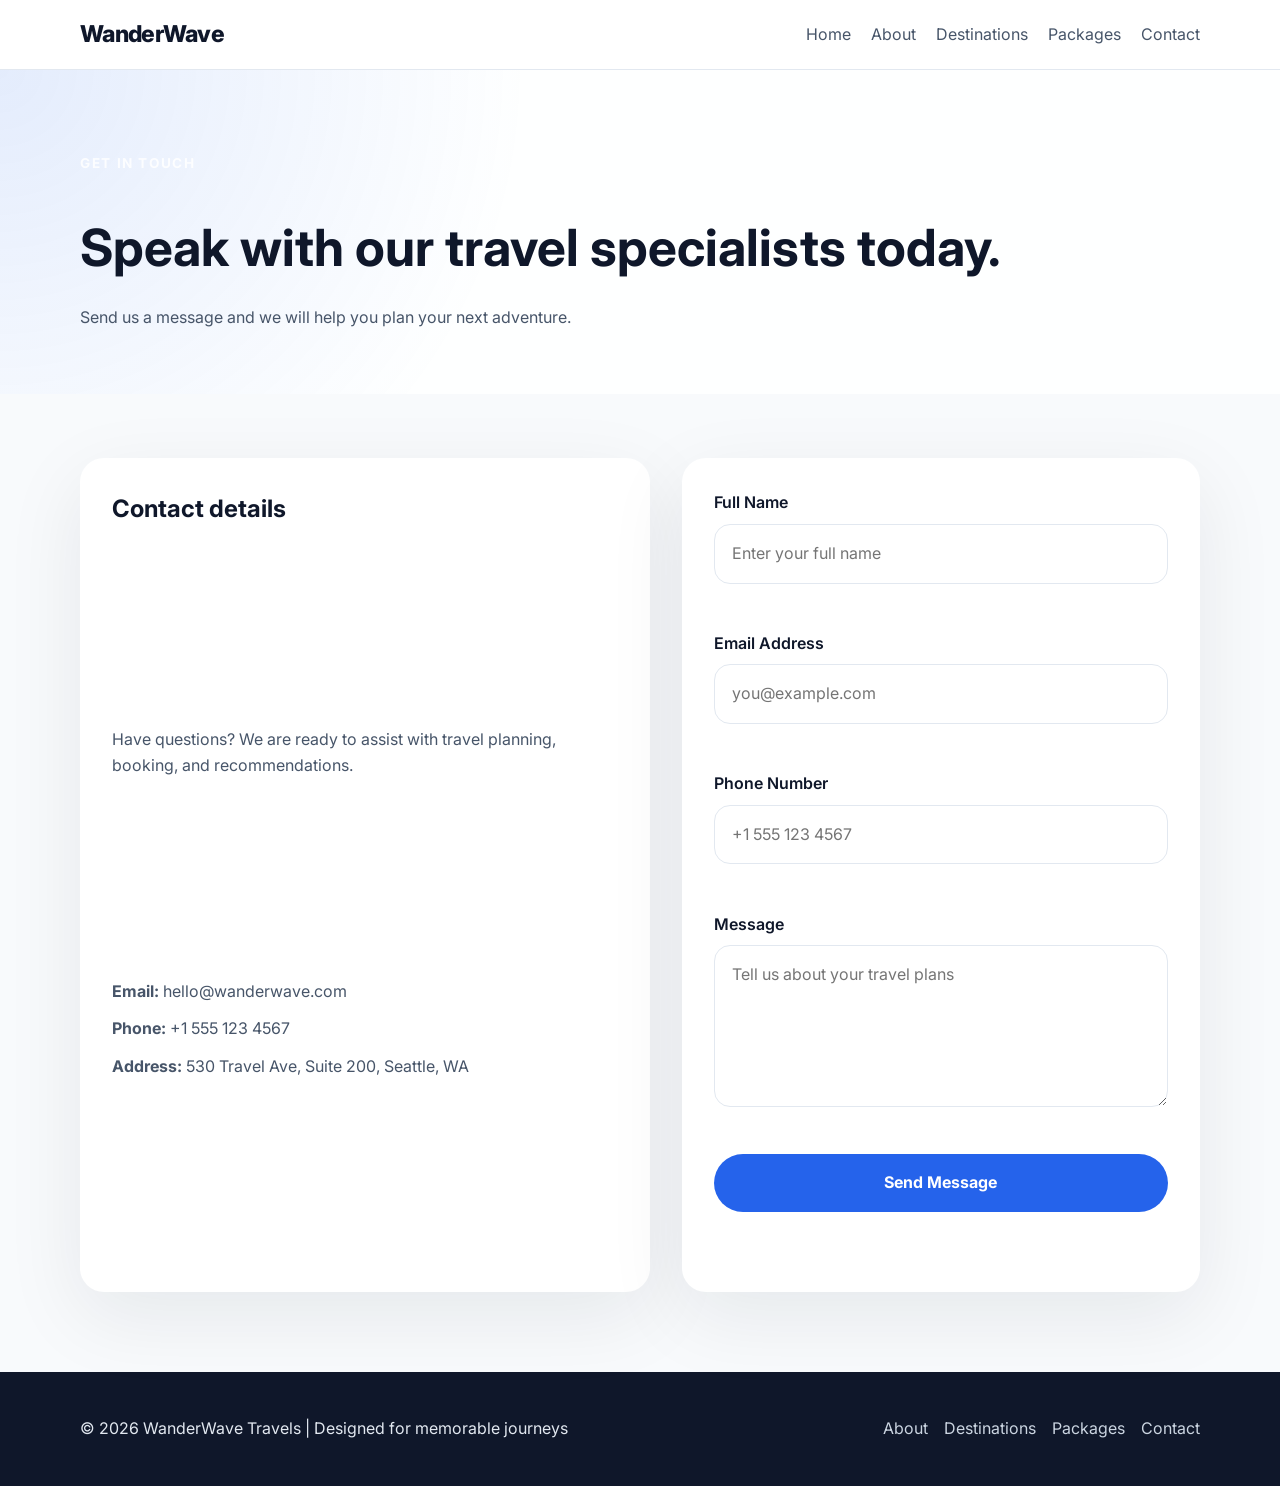
<file: contact.html>
<!DOCTYPE html>
<html lang="en">
<head>
  <meta charset="UTF-8" />
  <meta name="viewport" content="width=device-width, initial-scale=1.0" />
  <title>WanderWave Travels | Contact Us</title>
  <link rel="preconnect" href="https://fonts.googleapis.com" />
  <link rel="preconnect" href="https://fonts.gstatic.com" crossorigin />
  <link href="https://fonts.googleapis.com/css2?family=Inter:wght@400;500;600;700;800&display=swap" rel="stylesheet" />
  <link rel="stylesheet" href="assets/css/style.css" />
</head>
<body>
  <header class="site-header">
    <div class="container header-inner">
      <a href="index.html" class="brand">WanderWave</a>
      <button class="nav-toggle" aria-label="Open navigation menu">
        <span></span><span></span><span></span>
      </button>
      <nav class="site-nav">
        <a href="index.html">Home</a>
        <a href="about.html">About</a>
        <a href="destinations.html">Destinations</a>
        <a href="packages.html">Packages</a>
        <a href="contact.html">Contact</a>
      </nav>
    </div>
  </header>

  <main>
    <section class="page-header contact-header">
      <div class="container">
        <span class="eyebrow">Get in touch</span>
        <h1>Speak with our travel specialists today.</h1>
        <p>Send us a message and we will help you plan your next adventure.</p>
      </div>
    </section>

    <section class="container contact-section">
      <div class="contact-grid">
        <div class="contact-info">
          <h2>Contact details</h2>
          <p>Have questions? We are ready to assist with travel planning, booking, and recommendations.</p>
          <ul>
            <li><strong>Email:</strong> hello@wanderwave.com</li>
            <li><strong>Phone:</strong> +1 555 123 4567</li>
            <li><strong>Address:</strong> 530 Travel Ave, Suite 200, Seattle, WA</li>
          </ul>
        </div>
        <form id="contact-form" class="contact-form" novalidate>
          <div class="form-group">
            <label for="name">Full Name</label>
            <input id="name" name="name" type="text" required placeholder="Enter your full name" />
            <small class="error-message" id="name-error"></small>
          </div>
          <div class="form-group">
            <label for="email">Email Address</label>
            <input id="email" name="email" type="email" required placeholder="you@example.com" />
            <small class="error-message" id="email-error"></small>
          </div>
          <div class="form-group">
            <label for="phone">Phone Number</label>
            <input id="phone" name="phone" type="tel" required placeholder="+1 555 123 4567" />
            <small class="error-message" id="phone-error"></small>
          </div>
          <div class="form-group">
            <label for="message">Message</label>
            <textarea id="message" name="message" rows="5" required placeholder="Tell us about your travel plans"></textarea>
            <small class="error-message" id="message-error"></small>
          </div>
          <button type="submit" class="button primary">Send Message</button>
          <p class="form-status" id="form-status"></p>
        </form>
      </div>
    </section>
  </main>

  <footer class="site-footer">
    <div class="container footer-inner">
      <p>© 2026 WanderWave Travels | Designed for memorable journeys</p>
      <div class="footer-links">
        <a href="about.html">About</a>
        <a href="destinations.html">Destinations</a>
        <a href="packages.html">Packages</a>
        <a href="contact.html">Contact</a>
      </div>
    </div>
  </footer>

  <script src="assets/js/main.js"></script>
</body>
</html>
</file>
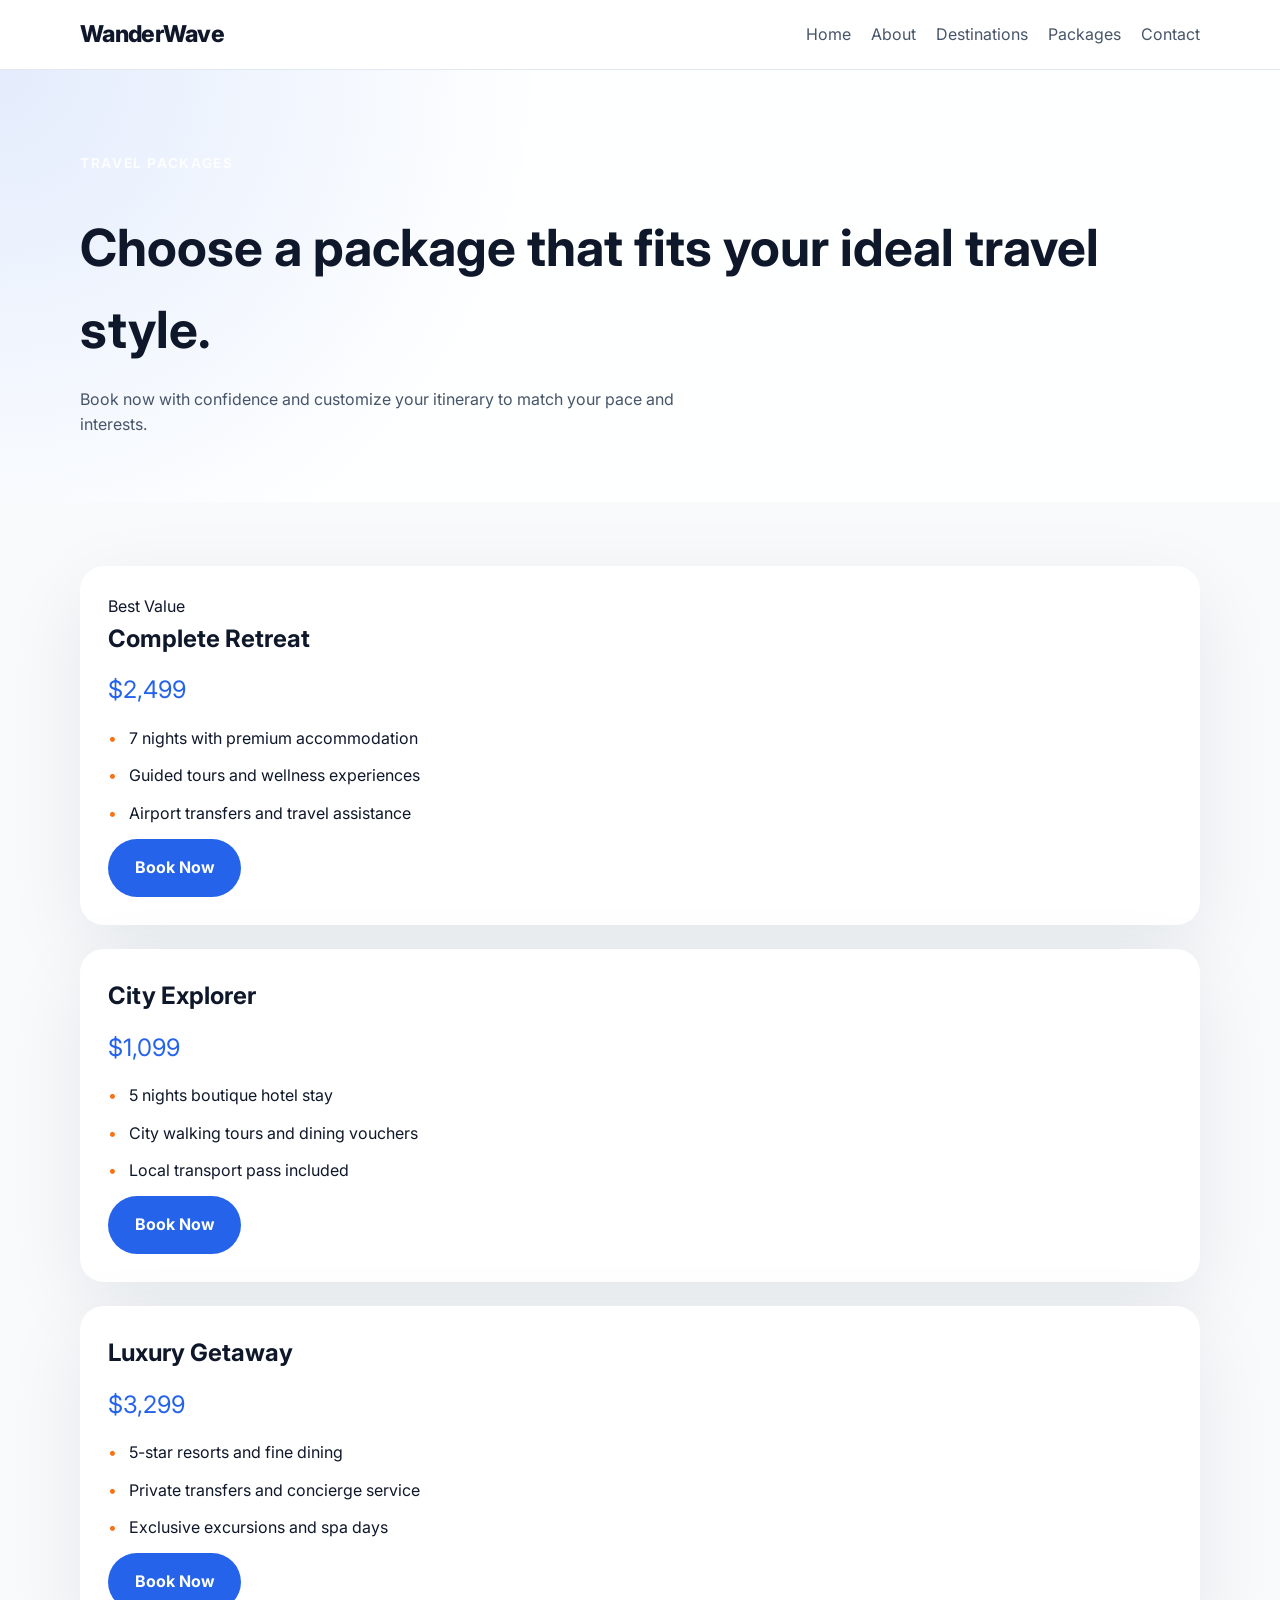
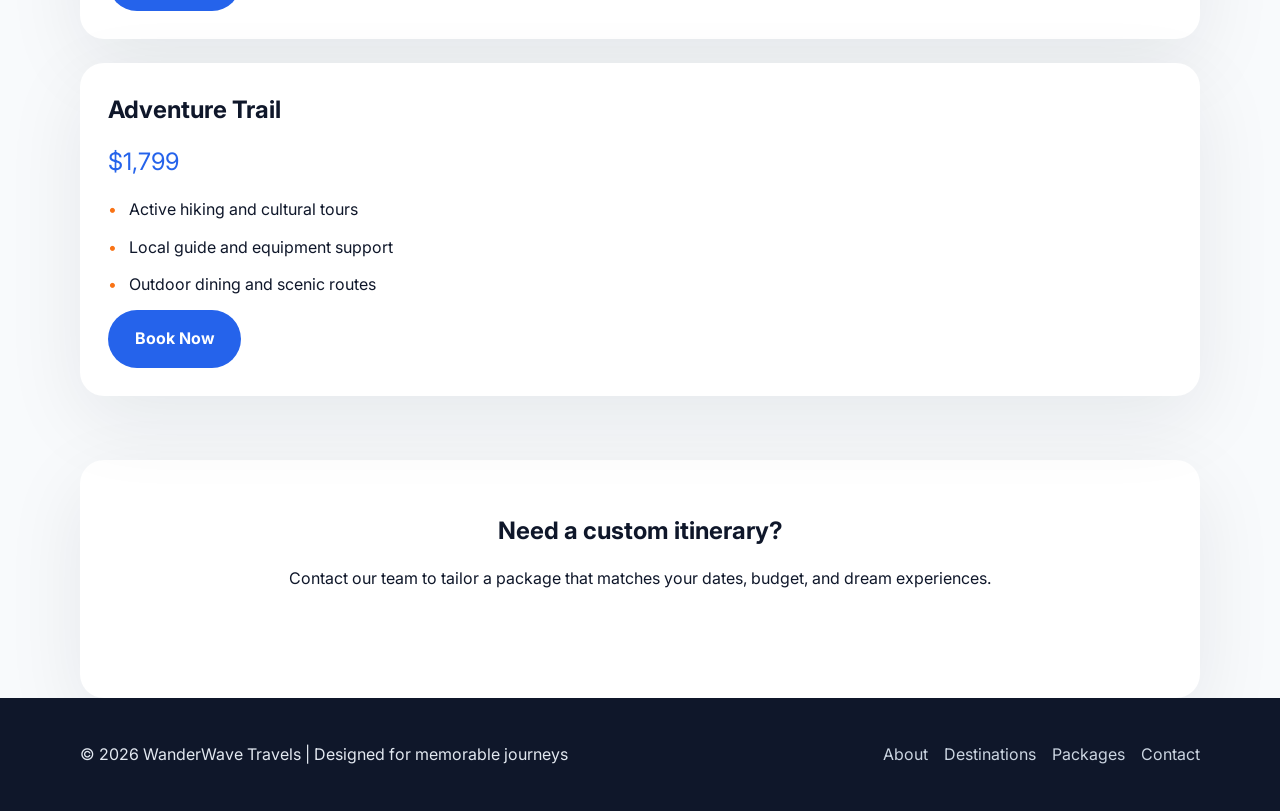
<file: packages.html>
<!DOCTYPE html>
<html lang="en">
<head>
  <meta charset="UTF-8" />
  <meta name="viewport" content="width=device-width, initial-scale=1.0" />
  <title>WanderWave Travels | Packages</title>
  <link rel="preconnect" href="https://fonts.googleapis.com" />
  <link rel="preconnect" href="https://fonts.gstatic.com" crossorigin />
  <link href="https://fonts.googleapis.com/css2?family=Inter:wght@400;500;600;700;800&display=swap" rel="stylesheet" />
  <link rel="stylesheet" href="assets/css/style.css" />
</head>
<body>
  <header class="site-header">
    <div class="container header-inner">
      <a href="index.html" class="brand">WanderWave</a>
      <button class="nav-toggle" aria-label="Open navigation menu">
        <span></span><span></span><span></span>
      </button>
      <nav class="site-nav">
        <a href="index.html">Home</a>
        <a href="about.html">About</a>
        <a href="destinations.html">Destinations</a>
        <a href="packages.html">Packages</a>
        <a href="contact.html">Contact</a>
      </nav>
    </div>
  </header>

  <main>
    <section class="page-header packages-header">
      <div class="container">
        <span class="eyebrow">Travel Packages</span>
        <h1>Choose a package that fits your ideal travel style.</h1>
        <p>Book now with confidence and customize your itinerary to match your pace and interests.</p>
      </div>
    </section>

    <section class="container package-grid">
      <article class="package-item featured">
        <span class="badge">Best Value</span>
        <h2>Complete Retreat</h2>
        <p class="package-price">$2,499</p>
        <ul>
          <li>7 nights with premium accommodation</li>
          <li>Guided tours and wellness experiences</li>
          <li>Airport transfers and travel assistance</li>
        </ul>
        <a href="contact.html" class="button primary">Book Now</a>
      </article>
      <article class="package-item">
        <h2>City Explorer</h2>
        <p class="package-price">$1,099</p>
        <ul>
          <li>5 nights boutique hotel stay</li>
          <li>City walking tours and dining vouchers</li>
          <li>Local transport pass included</li>
        </ul>
        <a href="contact.html" class="button primary">Book Now</a>
      </article>
      <article class="package-item">
        <h2>Luxury Getaway</h2>
        <p class="package-price">$3,299</p>
        <ul>
          <li>5-star resorts and fine dining</li>
          <li>Private transfers and concierge service</li>
          <li>Exclusive excursions and spa days</li>
        </ul>
        <a href="contact.html" class="button primary">Book Now</a>
      </article>
      <article class="package-item">
        <h2>Adventure Trail</h2>
        <p class="package-price">$1,799</p>
        <ul>
          <li>Active hiking and cultural tours</li>
          <li>Local guide and equipment support</li>
          <li>Outdoor dining and scenic routes</li>
        </ul>
        <a href="contact.html" class="button primary">Book Now</a>
      </article>
    </section>

    <section class="container highlight-card">
      <h2>Need a custom itinerary?</h2>
      <p>Contact our team to tailor a package that matches your dates, budget, and dream experiences.</p>
      <a href="contact.html" class="button secondary">Enquire Now</a>
    </section>
  </main>

  <footer class="site-footer">
    <div class="container footer-inner">
      <p>© 2026 WanderWave Travels | Designed for memorable journeys</p>
      <div class="footer-links">
        <a href="about.html">About</a>
        <a href="destinations.html">Destinations</a>
        <a href="packages.html">Packages</a>
        <a href="contact.html">Contact</a>
      </div>
    </div>
  </footer>

  <script src="assets/js/main.js"></script>
</body>
</html>
</file>
<file: assets/css/style.css>
:root {
  --bg: #f8fafc;
  --surface: #ffffff;
  --text: #0f172a;
  --muted: #475569;
  --primary: #2563eb;
  --primary-dark: #1d4ed8;
  --secondary: #0ea5e9;
  --accent: #f97316;
  --border: #e2e8f0;
  --shadow: 0 24px 80px rgba(15, 23, 42, 0.08);
  font-family: 'Inter', system-ui, sans-serif;
}

* {
  box-sizing: border-box;
}

html {
  scroll-behavior: smooth;
}

body {
  margin: 0;
  background: var(--bg);
  color: var(--text);
  line-height: 1.6;
}

img {
  max-width: 100%;
  display: block;
}

button,
input,
textarea,
select {
  font: inherit;
}

.container {
  width: min(1120px, calc(100% - 2rem));
  margin: 0 auto;
}

.site-header {
  background: rgba(255, 255, 255, 0.94);
  border-bottom: 1px solid var(--border);
  position: sticky;
  top: 0;
  z-index: 10;
}

.header-inner {
  display: flex;
  align-items: center;
  justify-content: space-between;
  gap: 1rem;
  padding: 1rem 0;
}

.brand {
  font-size: 1.45rem;
  font-weight: 800;
  letter-spacing: -0.03em;
  color: var(--text);
  text-decoration: none;
}

.site-nav {
  display: flex;
  gap: 1.25rem;
  align-items: center;
}

.site-nav a {
  color: var(--muted);
  text-decoration: none;
  transition: color 0.2s ease;
}

.site-nav a:hover,
.site-nav a:focus-visible {
  color: var(--primary);
}

.nav-toggle {
  display: none;
  background: transparent;
  border: none;
  gap: 0.35rem;
  flex-direction: column;
  padding: 0.5rem;
  cursor: pointer;
}

.nav-toggle span {
  display: block;
  width: 1.5rem;
  height: 0.12rem;
  border-radius: 999px;
  background: var(--text);
}

.hero-section {
  min-height: 82vh;
  display: grid;
  place-items: center;
  padding: 4rem 0;
  background: linear-gradient(180deg, rgba(15,23,42,0.65), rgba(15,23,42,0.65)), url('https://images.unsplash.com/photo-1500534623283-312aade485b7?auto=format&fit=crop&w=1400&q=80') center/cover no-repeat;
  color: #ffffff;
}

.hero-copy {
  max-width: 700px;
  text-align: center;
}

.eyebrow {
  display: inline-block;
  font-size: 0.85rem;
  font-weight: 700;
  letter-spacing: 0.12em;
  text-transform: uppercase;
  margin-bottom: 1rem;
  color: rgba(255, 255, 255, 0.85);
}

.hero-copy h1 {
  font-size: clamp(2.5rem, 3.8vw, 4.75rem);
  margin: 0;
  line-height: 1.03;
}

.hero-copy p {
  margin: 1.5rem auto 2rem;
  max-width: 26rem;
  color: rgba(255, 255, 255, 0.9);
}

.hero-actions {
  display: flex;
  justify-content: center;
  flex-wrap: wrap;
  gap: 1rem;
}

.button {
  display: inline-flex;
  align-items: center;
  justify-content: center;
  padding: 0.95rem 1.6rem;
  border-radius: 999px;
  font-weight: 700;
  text-decoration: none;
  transition: transform 0.2s ease, background 0.2s ease, color 0.2s ease;
  border: 1px solid transparent;
}

.button:hover,
.button:focus-visible {
  transform: translateY(-1px);
}

.button.primary {
  background: var(--primary);
  color: #fff;
}

.button.secondary {
  background: rgba(255, 255, 255, 0.16);
  color: #fff;
  border-color: rgba(255,255,255,0.3);
}

.button.tertiary {
  background: var(--secondary);
  color: #fff;
}

.home-intro,
.featured-destinations,
.packages-preview,
.testimonials-section,
.values-section,
.contact-section,
.about-content,
.package-grid,
.gallery-section {
  padding: 4rem 0;
}

.intro-card,
.feature-card,
.destination-card,
.package-card,
.value-card,
.testimonial-card,
.highlight-card,
.contact-info,
.contact-form,
.package-item,
.gallery-slider {
  background: var(--surface);
  border-radius: 24px;
  box-shadow: var(--shadow);
}

.intro-card,
.section-heading {
  margin-bottom: 2rem;
}

.intro-card {
  padding: 2.5rem;
}

.intro-card h2,
.section-heading h2,
.package-item h2,
.value-card h3,
.testimonial-card strong,
.contact-info h2 {
  margin-top: 0;
}

.intro-grid,
.card-grid,
.testimonial-grid,
.about-grid,
.values-grid,
.package-grid,
.contact-grid {
  display: grid;
  gap: 1.5rem;
}

.intro-grid {
  grid-template-columns: repeat(auto-fit, minmax(220px, 1fr));
}

.feature-card,
.package-card,
.destination-card,
.value-card,
.testimonial-card,
.package-item,
.highlight-card {
  padding: 1.75rem;
}

.feature-card h3,
.package-card h3,
.destination-info h2,
.value-card h3,
.package-item h2,
.contact-info h2 {
  margin-bottom: 0.85rem;
}

.feature-card p,
.package-card p,
.destination-info p,
.value-card p,
.testimonial-card p,
.contact-info p {
  margin: 0;
  color: var(--muted);
}

.card-grid {
  grid-template-columns: repeat(auto-fit, minmax(250px, 1fr));
}

.destination-card {
  overflow: hidden;
}

.destination-card img,
.destination-item img {
  width: 100%;
  aspect-ratio: 4 / 3;
  object-fit: cover;
}

.destination-info,
.card-content {
  padding: 1.25rem;
}

.package-card .price,
.package-item .package-price {
  color: var(--primary);
  font-size: 1.5rem;
  margin: 0.75rem 0;
}

.testimonial-card {
  padding: 2rem;
}

.testimonial-card p {
  margin-bottom: 1.25rem;
  font-size: 0.95rem;
}

.section-heading p,
.package-item p,
.contact-info ul {
  max-width: 32rem;
}

.package-item ul,
.contact-info ul {
  list-style: none;
  padding: 0;
  margin: 1rem 0 0;
}

.package-item ul li,
.contact-info ul li {
  margin-bottom: 0.75rem;
}

.package-item ul li::before {
  content: "•";
  margin-right: 0.75rem;
  color: var(--accent);
}

.highlight-card {
  padding: 2rem;
  text-align: center;
}

.highlight-card h2 {
  margin-bottom: 1rem;
}

.page-header {
  padding: 5rem 0 3rem;
  background: radial-gradient(circle at top left, rgba(37,99,235,0.12), transparent 40%), rgba(255,255,255,0.92);
}

.page-header h1 {
  font-size: clamp(2.5rem, 4vw, 3.5rem);
  margin: 1rem 0 0;
}

.page-header p {
  margin-top: 1rem;
  color: var(--muted);
  max-width: 38rem;
}

.search-section {
  padding-top: 0;
}

.search-group {
  display: grid;
  gap: 0.75rem;
  padding: 1rem 0;
}

.search-group label {
  font-weight: 700;
}

.search-group input {
  width: 100%;
  padding: 1rem 1.25rem;
  border: 1px solid var(--border);
  border-radius: 16px;
  background: var(--surface);
}

.destination-grid {
  grid-template-columns: repeat(auto-fit, minmax(280px, 1fr));
}

.destination-item {
  overflow: hidden;
  border-radius: 24px;
}

.destination-info {
  padding: 1.25rem;
}

.destination-info h2 {
  margin-bottom: 0.75rem;
}

.gallery-section {
  padding-top: 3rem;
}

.gallery-slider {
  position: relative;
  min-height: 320px;
  overflow: hidden;
  border-radius: 24px;
}

.gallery-slider .slide {
  position: absolute;
  inset: 0;
  opacity: 0;
  background-size: cover;
  background-position: center;
  transition: opacity 0.7s ease;
}

.gallery-slider .slide.active {
  opacity: 1;
}

.slider-controls {
  display: flex;
  justify-content: center;
  gap: 1rem;
  margin-top: 1.5rem;
}

.slider-button {
  padding: 0.9rem 1.4rem;
  border: 1px solid var(--border);
  border-radius: 999px;
  background: var(--surface);
  cursor: pointer;
}

.form-status {
  margin-top: 1rem;
  font-weight: 600;
}

.error-message {
  display: block;
  margin-top: 0.35rem;
  color: #dc2626;
  min-height: 1.1rem;
  font-size: 0.88rem;
}

.contact-section {
  padding-bottom: 5rem;
}

.contact-grid {
  grid-template-columns: 1.1fr 1fr;
  gap: 2rem;
}

.contact-info,
.contact-form {
  padding: 2rem;
}

.contact-info {
  display: grid;
  gap: 1rem;
}

.contact-info ul li {
  color: var(--muted);
}

.contact-form {
  display: grid;
  gap: 1rem;
}

.form-group {
  display: grid;
  gap: 0.5rem;
}

.form-group label {
  font-weight: 600;
}

.form-group input,
.form-group textarea {
  border: 1px solid var(--border);
  border-radius: 16px;
  padding: 1rem 1.1rem;
  background: var(--surface);
}

.site-footer {
  background: #0f172a;
  color: #e2e8f0;
  padding: 1.75rem 0;
}

.footer-inner {
  display: flex;
  justify-content: space-between;
  gap: 1rem;
  align-items: center;
  flex-wrap: wrap;
}

.footer-links {
  display: flex;
  gap: 1rem;
  flex-wrap: wrap;
}

.footer-links a {
  color: #cbd5e1;
  text-decoration: none;
}

.footer-links a:hover {
  color: #fff;
}

.about-content {
  padding-top: 3rem;
}

.about-grid {
  grid-template-columns: 1.6fr 1fr;
  align-items: center;
}

.about-image img {
  width: 100%;
  border-radius: 24px;
  height: auto;
}

.values-grid {
  grid-template-columns: repeat(auto-fit, minmax(240px, 1fr));
}

@media (max-width: 860px) {
  .about-grid,
  .contact-grid {
    grid-template-columns: 1fr;
  }
}

@media (max-width: 780px) {
  .hero-section {
    padding: 3.5rem 0;
  }

  .hero-copy h1 {
    font-size: clamp(2.2rem, 7vw, 3.2rem);
  }

  .header-inner {
    flex-wrap: wrap;
  }

  .site-nav {
    position: absolute;
    inset: auto 0 0;
    background: #fff;
    flex-direction: column;
    align-items: stretch;
    padding: 1rem 1.25rem 1.5rem;
    border-top: 1px solid var(--border);
    transform: translateY(-110%);
    opacity: 0;
    pointer-events: none;
    transition: transform 0.25s ease, opacity 0.25s ease;
  }

  .site-nav.open {
    transform: translateY(0);
    opacity: 1;
    pointer-events: auto;
  }

  .site-nav a {
    padding: 0.85rem 0;
  }

  .nav-toggle {
    display: flex;
  }
}

@media (max-width: 590px) {
  .container {
    width: min(100%, calc(100% - 1.5rem));
  }

  .hero-actions,
  .footer-inner {
    flex-direction: column;
    align-items: stretch;
  }

  .button {
    width: 100%;
  }

  .destination-grid,
  .card-grid,
  .testimonial-grid,
  .intro-grid,
  .values-grid {
    grid-template-columns: 1fr;
  }
}
</file>
